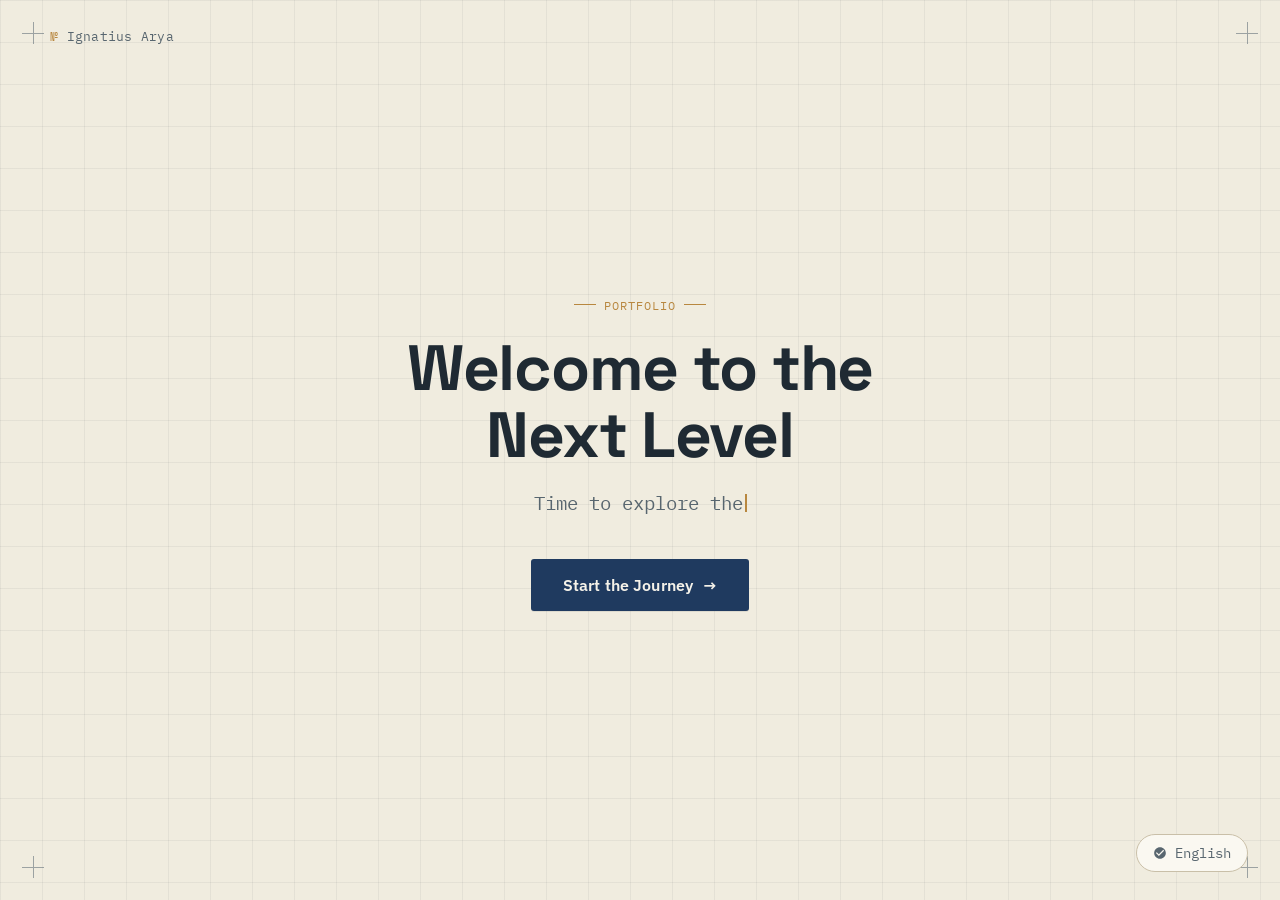
<file: index.html>
<!DOCTYPE html>
<html lang="en">
<head>
<meta charset="UTF-8" />
<meta name="viewport" content="width=device-width, initial-scale=1.0"/>
<title>Ignatius Arya</title>
<link href="https://fonts.googleapis.com/css2?family=Space+Grotesk:wght@500;600;700&family=IBM+Plex+Sans:wght@400;500;600&family=IBM+Plex+Mono:wght@400;500&display=swap" rel="stylesheet">
<style>
  :root{
    --paper: #F0ECDF;
    --ink: #1F2A33;
    --ink-soft: #58666F;
    --line: #C9BFA8;
    --accent: #1F3A5F;
    --brass: #B8873F;
    --font-display: 'Space Grotesk', sans-serif;
    --font-body: 'IBM Plex Sans', sans-serif;
    --font-mono: 'IBM Plex Mono', monospace;
  }
  *{ box-sizing: border-box; }
  html, body{ height: 100%; }
  body{
    margin: 0;
    font-family: var(--font-body);
    background: var(--paper);
    color: var(--ink);
    display: flex;
    align-items: center;
    justify-content: center;
    overflow: hidden;
    position: relative;
    background-image:
      linear-gradient(rgba(31,42,51,0.06) 1px, transparent 1px),
      linear-gradient(90deg, rgba(31,42,51,0.06) 1px, transparent 1px);
    background-size: 42px 42px;
  }

  /* corner registration marks — drafting sheet signature */
  .reg-mark{ position: fixed; width: 22px; height: 22px; z-index: 5; opacity: 0.55; }
  .reg-mark::before, .reg-mark::after{ content: ""; position: absolute; background: var(--ink-soft); }
  .reg-mark::before{ width: 100%; height: 1px; top: 50%; }
  .reg-mark::after{ width: 1px; height: 100%; left: 50%; }
  .reg-tl{ top: 22px; left: 22px; }
  .reg-tr{ top: 22px; right: 22px; }
  .reg-bl{ bottom: 22px; left: 22px; }
  .reg-br{ bottom: 22px; right: 22px; }

  .logo{
    position: fixed;
    top: 28px; left: 50px;
    font-family: var(--font-mono);
    font-size: 0.82rem;
    letter-spacing: 0.02em;
    color: var(--ink-soft);
    z-index: 6;
  }
  .logo::before{ content: "№ "; color: var(--brass); }

  .hero-container{
    max-width: 640px;
    width: 100%;
    padding: 2rem;
    text-align: center;
    position: relative;
    z-index: 4;
  }

  .eyebrow{
    display: inline-flex;
    align-items: center;
    gap: 8px;
    font-family: var(--font-mono);
    font-size: 0.78rem;
    letter-spacing: 0.08em;
    text-transform: uppercase;
    color: var(--brass);
    margin-bottom: 22px;
    opacity: 0;
    animation: rise 0.7s ease forwards 0.1s;
  }
  .eyebrow::before, .eyebrow::after{ content: ""; width: 22px; height: 1px; background: var(--brass); }

  h1{
    font-family: var(--font-display);
    font-size: clamp(2.4rem, 6vw, 4rem);
    font-weight: 700;
    line-height: 1.05;
    letter-spacing: -0.02em;
    margin: 0 0 18px;
    color: var(--ink);
    opacity: 0;
    animation: rise 0.7s ease forwards 0.25s;
  }

  .typewriter-row{
    display: flex;
    align-items: center;
    justify-content: center;
    gap: 2px;
    min-height: 2rem;
    margin: 0 0 40px;
    opacity: 0;
    animation: rise 0.7s ease forwards 0.4s;
  }
  .typewriter{
    font-family: var(--font-mono);
    font-size: clamp(1rem, 2.4vw, 1.2rem);
    color: var(--ink-soft);
  }
  .caret{
    display: inline-block;
    width: 2px;
    height: 1.1em;
    background: var(--brass);
    animation: blink 1s step-end infinite;
  }

  .btn-tour{
    position: relative;
    display: inline-flex;
    align-items: center;
    gap: 10px;
    background: var(--accent);
    color: #F5F2E9;
    border: none;
    padding: 1rem 2rem;
    border-radius: 3px;
    font-family: var(--font-body);
    font-weight: 600;
    font-size: 1rem;
    cursor: pointer;
    text-decoration: none;
    letter-spacing: 0.01em;
    transition: transform 0.25s ease, box-shadow 0.25s ease, background 0.25s ease;
    box-shadow: 0 1px 0 rgba(0,0,0,0.08);
    opacity: 0;
    animation: rise 0.7s ease forwards 0.55s;
  }
  .btn-tour .arrow{ transition: transform 0.25s ease; }
  .btn-tour:hover{
    background: #16304F;
    transform: translateY(-2px);
    box-shadow: 0 10px 24px rgba(31,58,95,0.28);
  }
  .btn-tour:hover .arrow{ transform: translateX(4px); }
  .btn-tour:active{ transform: translateY(0); }
  .btn-tour.is-loading{ pointer-events: none; opacity: 0.85; }

  @keyframes rise{
    from{ opacity: 0; transform: translateY(14px); }
    to{ opacity: 1; transform: translateY(0); }
  }
  @keyframes blink{ 50%{ opacity: 0; } }

  /* ---------- language switcher ---------- */
  .lang-btn{
    position: fixed;
    bottom: 28px; right: 32px;
    background: #FAF8F1;
    border: 1px solid var(--line);
    border-radius: 999px;
    padding: 9px 16px;
    display: flex;
    align-items: center;
    gap: 8px;
    cursor: pointer;
    font-size: 0.85rem;
    font-family: var(--font-mono);
    color: var(--ink-soft);
    z-index: 20;
    transition: border-color 0.2s ease;
  }
  .lang-btn:hover{ border-color: var(--brass); color: var(--ink); }

  .lang-dropdown{
    position: fixed;
    bottom: 76px; right: 32px;
    background: #FAF8F1;
    border: 1px solid var(--line);
    border-radius: 10px;
    box-shadow: 0 16px 36px rgba(31,42,51,0.14);
    padding: 6px;
    min-width: 190px;
    opacity: 0;
    visibility: hidden;
    transform: translateY(8px);
    transition: all 0.2s ease;
    z-index: 21;
  }
  .lang-dropdown.active{ opacity: 1; visibility: visible; transform: translateY(0); }
  .lang-item{
    padding: 10px 12px;
    border-radius: 6px;
    cursor: pointer;
    font-size: 0.88rem;
    font-family: var(--font-body);
    color: var(--ink);
    transition: background 0.15s ease;
  }
  .lang-item:hover, .lang-item:focus-visible{ background: var(--paper); outline: none; }
  .lang-item[data-action="talkback"]{
    border-top: 1px solid var(--line);
    margin-top: 4px;
    padding-top: 12px;
    color: var(--ink-soft);
    font-family: var(--font-mono);
    font-size: 0.78rem;
  }

  .globe-icon{
    width: 14px; height: 14px;
    background: var(--ink-soft);
    mask: url("data:image/svg+xml,%3Csvg xmlns='http://www.w3.org/2000/svg' viewBox='0 0 24 24'%3E%3Cpath d='M12 2C6.48 2 2 6.48 2 12s4.48 10 10 10 10-4.48 10-10S17.52 2 12 2zm-2 15l-5-5 1.41-1.41L10 14.17l7.59-7.59L19 8l-9 9z'/%3E%3C/svg%3E") no-repeat center;
    -webkit-mask: url("data:image/svg+xml,%3Csvg xmlns='http://www.w3.org/2000/svg' viewBox='0 0 24 24'%3E%3Cpath d='M12 2C6.48 2 2 6.48 2 12s4.48 10 10 10 10-4.48 10-10S17.52 2 12 2zm-2 15l-5-5 1.41-1.41L10 14.17l7.59-7.59L19 8l-9 9z'/%3E%3C/svg%3E") no-repeat center;
  }

  /* ---------- transition overlay: a drafting line "draws" across, replacing the rocket ---------- */
  .transition-overlay{
    position: fixed; inset: 0;
    z-index: 9999;
    pointer-events: none;
    opacity: 0;
    transition: opacity 0.3s ease;
  }
  .transition-overlay.active{ opacity: 1; }
  .transition-overlay svg{ width: 100%; height: 100%; }
  .draft-line{
    fill: none;
    stroke: var(--accent);
    stroke-width: 2;
    stroke-dasharray: 2000;
    stroke-dashoffset: 2000;
  }
  .transition-overlay.active .draft-line{
    animation: draw 1.1s ease forwards;
  }
  .draft-dot{
    fill: var(--brass);
    opacity: 0;
  }
  .transition-overlay.active .draft-dot{
    animation: dotIn 0.3s ease forwards 1s;
  }
  .transition-overlay.active .wash{
    animation: wash 0.6s ease forwards 0.9s;
  }
  .wash{
    fill: var(--paper);
    opacity: 0;
  }
  @keyframes draw{ to{ stroke-dashoffset: 0; } }
  @keyframes dotIn{ to{ opacity: 1; } }
  @keyframes wash{ to{ opacity: 1; } }

  /* screen reader only */
  .sr-only{
    position: absolute; width: 1px; height: 1px;
    padding: 0; margin: -1px; overflow: hidden;
    clip: rect(0,0,0,0); white-space: nowrap; border: 0;
  }

  @media (max-width: 640px){
    .reg-mark{ width: 16px; height: 16px; }
    .logo{ left: 24px; top: 20px; font-size: 0.75rem; }
    .lang-btn{ bottom: 20px; right: 20px; padding: 8px 13px; font-size: 0.8rem; }
    .lang-dropdown{ bottom: 64px; right: 20px; min-width: 170px; }
    .hero-container{ padding: 1.5rem; }
  }

  @media (prefers-reduced-motion: reduce){
    *{ animation-duration: 0.01ms !important; transition-duration: 0.01ms !important; }
  }
</style>
</head>
<body>

  <div class="reg-mark reg-tl"></div>
  <div class="reg-mark reg-tr"></div>
  <div class="reg-mark reg-bl"></div>
  <div class="reg-mark reg-br"></div>

  <div class="logo">Ignatius Arya</div>

  <div class="hero-container">
    <div class="eyebrow" id="eyebrow">Portfolio</div>
    <h1>Welcome to the Next Level</h1>
    <div class="typewriter-row">
      <span class="typewriter" id="typewriter"></span>
      <span class="caret" aria-hidden="true"></span>
    </div>
    <a href="profile.html" id="journey-link" class="btn-tour">
      <span id="btn-label">Start the Journey</span>
      <span class="arrow" aria-hidden="true">→</span>
    </a>
  </div>

  <!-- Language Button -->
  <button class="lang-btn" id="lang-btn" aria-haspopup="true" aria-expanded="false">
    <span class="globe-icon"></span>
    <span id="current-lang">English</span>
  </button>

  <div class="lang-dropdown" id="lang-menu" role="menu" aria-hidden="true">
    <div class="lang-item" data-action="lang" data-value="id" role="menuitem" tabindex="0">Bahasa Indonesia</div>
    <div class="lang-item" data-action="lang" data-value="en" role="menuitem" tabindex="0">English</div>
    <div class="lang-item" data-action="talkback" role="menuitem" tabindex="0">Talkback</div>
  </div>

  <!-- Transition overlay: replaces the old rocket with an on-brand "drafting line" wipe -->
  <div class="transition-overlay" id="transition-overlay">
    <svg viewBox="0 0 100 100" preserveAspectRatio="none">
      <rect class="wash" x="0" y="0" width="100" height="100"></rect>
      <path class="draft-line" d="M -5,70 C 25,40 75,90 105,30"></path>
      <circle class="draft-dot" cx="105" cy="30" r="1.6"></circle>
    </svg>
  </div>

  <!-- Hidden screen reader alert -->
  <div id="screen-reader-alert" aria-live="polite" class="sr-only">
    Welcome to Ignatius Arya's portfolio.
  </div>

  <script>
    // === TYPEWRITER ===
    let typewriterTimeouts = [];
    function clearTypewriter() {
      typewriterTimeouts.forEach(id => clearTimeout(id));
      typewriterTimeouts = [];
    }
    function startTypewriter(el, text, speed = 55) {
      clearTypewriter();
      let i = 0;
      el.textContent = '';
      function type() {
        if (i < text.length) {
          el.textContent += text.charAt(i);
          i++;
          typewriterTimeouts.push(setTimeout(type, speed));
        }
      }
      type();
    }

    // === LANGUAGE ===
    function saveLang(lang) { localStorage.setItem('lang', lang); }
    function getLang() { return localStorage.getItem('lang') || 'en'; }
    function applyLang(lang) {
      const current = document.getElementById('current-lang');
      const typewriter = document.getElementById('typewriter');
      const label = document.getElementById('btn-label');
      const eyebrow = document.getElementById('eyebrow');
      if (lang === 'id') {
        current.textContent = 'Bahasa Indonesia';
        eyebrow.textContent = 'Portofolio';
        startTypewriter(typewriter, 'Waktunya menjelajahi ciptaan!', 65);
        label.textContent = 'Mulai Perjalanan';
      } else {
        current.textContent = 'English';
        eyebrow.textContent = 'Portfolio';
        startTypewriter(typewriter, 'Time to explore the creation!', 55);
        label.textContent = 'Start the Journey';
      }
    }
    window.addEventListener('DOMContentLoaded', () => applyLang(getLang()));

    // === LANGUAGE DROPDOWN ===
    const langBtn = document.getElementById('lang-btn');
    const langMenu = document.getElementById('lang-menu');
    langBtn.addEventListener('click', () => {
      const expanded = langBtn.getAttribute('aria-expanded') === 'true';
      langBtn.setAttribute('aria-expanded', !expanded);
      langMenu.classList.toggle('active');
    });
    document.addEventListener('click', (e) => {
      if (!langBtn.contains(e.target) && !langMenu.contains(e.target)) {
        langBtn.setAttribute('aria-expanded', 'false');
        langMenu.classList.remove('active');
      }
    });
    document.querySelectorAll('.lang-item').forEach(item => {
      item.addEventListener('click', () => {
        if (item.dataset.action === 'lang') {
          applyLang(item.dataset.value);
          saveLang(item.dataset.value);
        } else if (item.dataset.action === 'talkback') {
          document.getElementById('screen-reader-alert').textContent = 'Talkback activated.';
          setTimeout(() => document.getElementById('screen-reader-alert').textContent = '', 3000);
        }
        langBtn.setAttribute('aria-expanded', 'false');
        langMenu.classList.remove('active');
      });
      item.addEventListener('keydown', e => {
        if (e.key === 'Enter' || e.key === ' ') item.click();
        if (e.key === 'Escape') {
          langBtn.setAttribute('aria-expanded', 'false');
          langMenu.classList.remove('active');
          langBtn.focus();
        }
      });
    });

    // === TRANSITION + REDIRECT ===
    document.getElementById('journey-link').addEventListener('click', function (e) {
      e.preventDefault();
      const btn = this;
      const overlay = document.getElementById('transition-overlay');
      btn.classList.add('is-loading');
      overlay.classList.add('active');
      setTimeout(() => { window.location.href = 'profile.html'; }, 1150);
    });
  </script>

</body>
</html>
</file>
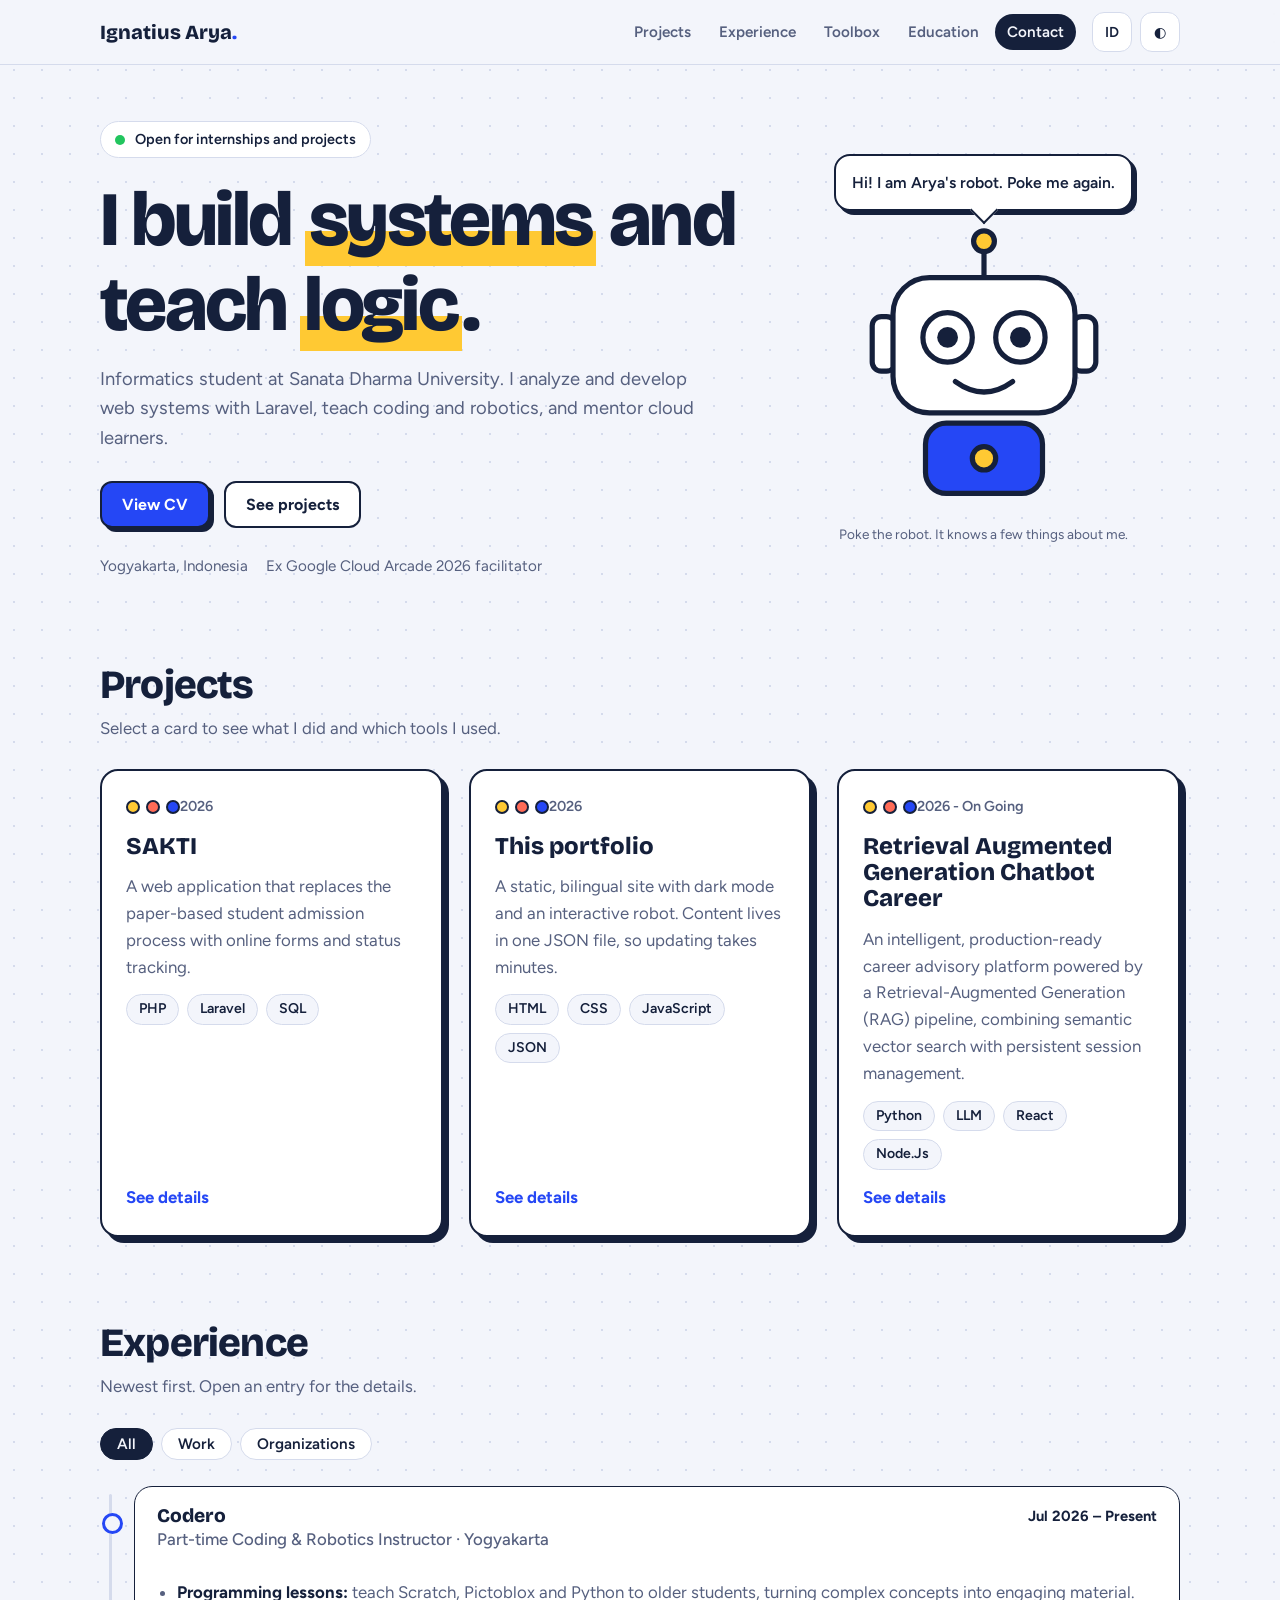
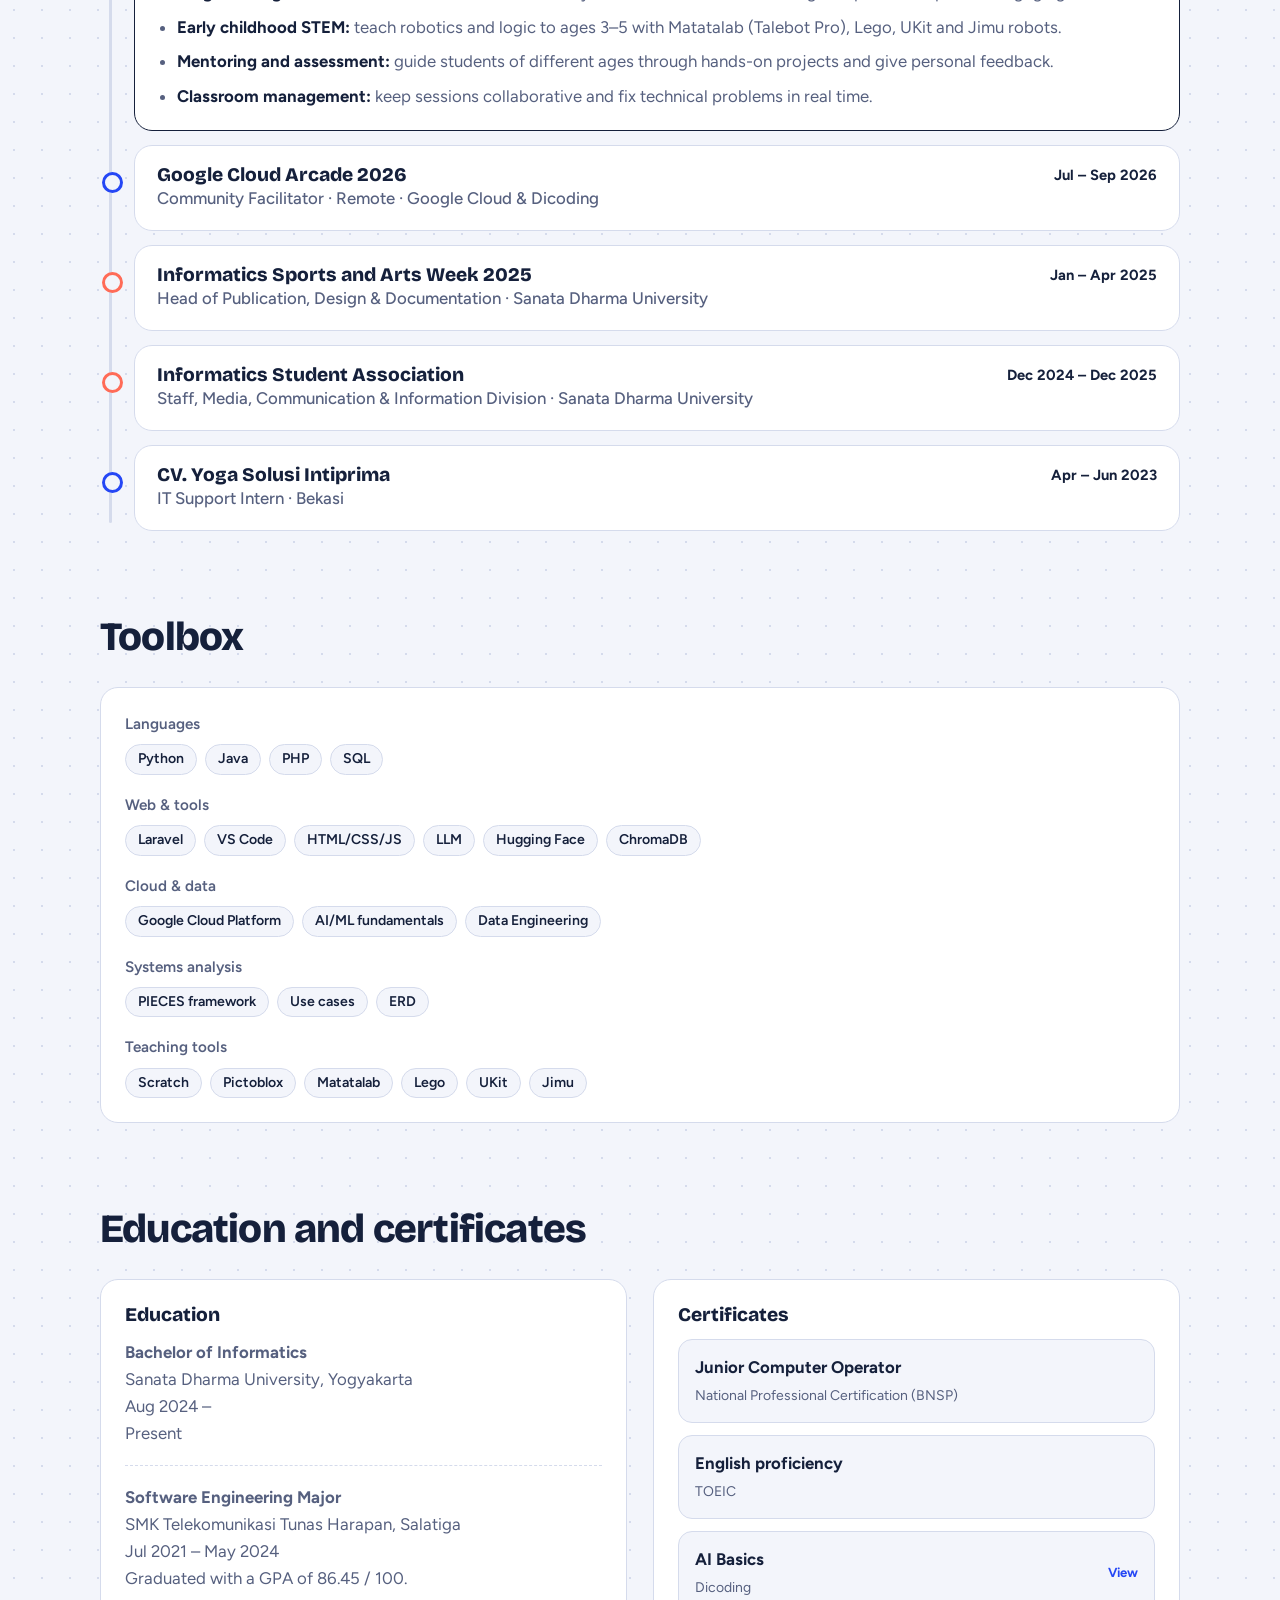
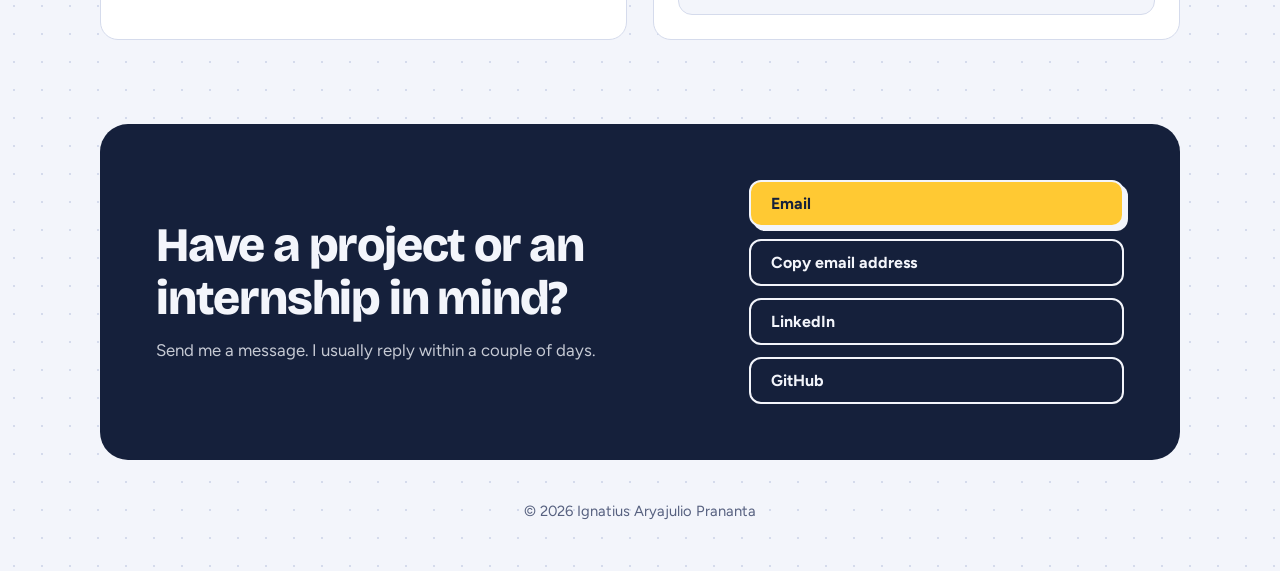
<file: profile.html>
<!DOCTYPE html>
<html lang="en">
<head>
<meta charset="UTF-8">
<meta name="viewport" content="width=device-width, initial-scale=1.0">
<title>Ignatius Aryajulio Prananta – Portfolio</title>
<meta name="description" content="Informatics student, Laravel developer, coding and robotics instructor, and Google Cloud Arcade 2026 facilitator.">
<link rel="preconnect" href="https://fonts.googleapis.com">
<link rel="preconnect" href="https://fonts.gstatic.com" crossorigin>
<link href="https://fonts.googleapis.com/css2?family=Bricolage+Grotesque:opsz,wght@12..96,600;12..96,800&family=Figtree:wght@400;500;600;700&display=swap" rel="stylesheet">
<style>
:root{
  --bg:#f3f5fb; --surface:#ffffff; --ink:#15203b; --muted:#56607f; --line:#d5dbec;
  --accent:#2547f5; --accent-ink:#ffffff; --pop:#ffc933; --coral:#ff6b57;
  --r-card:18px; --r-btn:12px;
  --display:'Bricolage Grotesque','Figtree',system-ui,sans-serif;
  --body:'Figtree',system-ui,-apple-system,'Segoe UI',sans-serif;
}
:root[data-theme="dark"]{
  --bg:#0f1527; --surface:#172038; --ink:#eaeefc; --muted:#9aa5c9; --line:#2b365a;
  --accent:#8aa0ff; --accent-ink:#0f1527;
}
*{box-sizing:border-box}
html{scroll-behavior:smooth;scroll-padding-top:90px}
body{
  margin:0;font-family:var(--body);font-size:1.05rem;line-height:1.6;color:var(--ink);background:var(--bg);
  background-image:radial-gradient(var(--line) 1px,transparent 1px);background-size:28px 28px;
}
body[lang="en"] span[lang="id"], body[lang="id"] span[lang="en"]{display:none}
a{color:inherit}
h1,h2,h3{font-family:var(--display);line-height:1.1;margin:0}
p{margin:0}
ul{margin:0;padding:0}
code{background:var(--bg);border:1px solid var(--line);border-radius:6px;padding:1px 6px;font-size:.9em}
:focus-visible{outline:3px solid var(--accent);outline-offset:3px;border-radius:6px}
.wrap{width:min(1080px,100% - 40px);margin-inline:auto}
section{padding:84px 0 0}
.sec-head{margin-bottom:28px;max-width:60ch}
.sec-head h2{font-size:clamp(1.8rem,4vw,2.5rem);font-weight:800;letter-spacing:-.02em}
.sec-head p{color:var(--muted);margin-top:8px}

/* progress + header */
#progress{position:fixed;inset:0 auto auto 0;height:4px;width:0;background:var(--accent);z-index:60}
header{position:sticky;top:0;z-index:50;background:color-mix(in srgb,var(--bg) 88%,transparent);backdrop-filter:blur(10px);border-bottom:1px solid var(--line)}
.bar{display:flex;align-items:center;gap:16px;padding:12px 0;flex-wrap:wrap}
.logo{font-family:var(--display);font-weight:800;font-size:1.25rem;text-decoration:none;margin-right:auto}
.logo span{color:var(--accent)}
nav ul{display:flex;gap:4px;list-style:none}
nav a{display:block;padding:6px 12px;border-radius:999px;text-decoration:none;font-weight:600;font-size:.95rem;color:var(--muted)}
nav a:hover{color:var(--ink)}
nav a.on{background:var(--ink);color:var(--bg)}
.tools{display:flex;gap:8px}
.icon-btn{border:1.5px solid var(--line);background:var(--surface);color:var(--ink);border-radius:var(--r-btn);height:40px;min-width:40px;padding:0 12px;font:600 .9rem var(--body);cursor:pointer}
.icon-btn:hover{border-color:var(--ink)}
@media (max-width:720px){
  nav{order:3;width:100%;overflow-x:auto}
  nav ul{width:max-content}
}

/* buttons */
.btn{display:inline-flex;align-items:center;gap:8px;padding:12px 20px;border-radius:var(--r-btn);font:700 1rem var(--body);text-decoration:none;cursor:pointer;border:2px solid var(--ink);transition:transform .12s,box-shadow .12s}
.btn.primary{background:var(--accent);color:var(--accent-ink);box-shadow:4px 4px 0 var(--ink)}
.btn.primary:hover{transform:translate(-2px,-2px);box-shadow:6px 6px 0 var(--ink)}
.btn.primary:active{transform:translate(3px,3px);box-shadow:1px 1px 0 var(--ink)}
.btn.ghost{background:var(--surface);color:var(--ink)}
.btn.ghost:hover{background:var(--ink);color:var(--bg)}
.btn.small{padding:7px 14px;font-size:.92rem}

/* hero */
.hero{padding-top:56px}
.hero-grid{display:grid;grid-template-columns:1.25fr .75fr;gap:32px;align-items:center}
.status{display:inline-flex;align-items:center;gap:10px;background:var(--surface);border:1.5px solid var(--line);border-radius:999px;padding:6px 14px;font-weight:600;font-size:.9rem}
.dot{width:10px;height:10px;border-radius:50%;background:#22c55e;box-shadow:0 0 0 0 rgba(34,197,94,.6);animation:ping 2s infinite}
@keyframes ping{70%{box-shadow:0 0 0 9px rgba(34,197,94,0)}100%{box-shadow:0 0 0 0 rgba(34,197,94,0)}}
.hero h1{font-size:clamp(2.6rem,7vw,4.8rem);font-weight:800;letter-spacing:-.035em;margin:20px 0 18px}
.hero h1 mark{background:linear-gradient(transparent 62%,var(--pop) 62%);color:inherit;padding:0 .06em}
.hero p.lead{font-size:1.15rem;color:var(--muted);max-width:52ch}
.hero-actions{display:flex;flex-wrap:wrap;gap:14px;margin-top:28px}
.hero-meta{display:flex;flex-wrap:wrap;gap:8px 18px;margin-top:26px;color:var(--muted);font-size:.95rem}

/* robot */
.robot-wrap{display:flex;flex-direction:column;align-items:center;gap:12px}
.bubble{position:relative;background:var(--surface);border:2px solid var(--ink);border-radius:16px;padding:12px 16px;font-weight:600;font-size:.98rem;text-align:center;min-height:3.6em;display:flex;align-items:center;max-width:300px;box-shadow:4px 4px 0 var(--ink)}
.bubble::after{content:"";position:absolute;left:50%;bottom:-11px;width:18px;height:18px;background:var(--surface);border-right:2px solid var(--ink);border-bottom:2px solid var(--ink);transform:translateX(-50%) rotate(45deg)}
.robot{background:none;border:0;padding:0;cursor:pointer;width:min(260px,70vw)}
.robot svg{width:100%;height:auto;overflow:visible}
.robot .stroke{stroke:var(--ink);stroke-width:4;stroke-linejoin:round;stroke-linecap:round}
.robot .head,.robot .ear{fill:var(--surface)}
.robot .body{fill:var(--accent)}
.robot .sclera{fill:#fff}
.robot .pupil{fill:#15203b;transition:transform .08s linear}
.robot .bulb{fill:var(--pop);animation:blink 2.4s infinite}
@keyframes blink{50%{fill:var(--coral)}}
.robot.hop{animation:hop .45s}
@keyframes hop{30%{transform:translateY(-16px) rotate(-3deg)}60%{transform:translateY(0) rotate(2deg)}}
.hint{font-size:.85rem;color:var(--muted)}
@media (max-width:820px){.hero-grid{grid-template-columns:1fr}.robot-wrap{order:-1}}

/* hero load sequence */
.in{opacity:0;transform:translateY(14px);animation:rise .6s cubic-bezier(.2,.7,.2,1) forwards}
@keyframes rise{to{opacity:1;transform:none}}

/* projects */
.projects{display:grid;grid-template-columns:repeat(auto-fill,minmax(310px,1fr));gap:26px}
.proj{display:flex;flex-direction:column;gap:14px;text-align:left;background:var(--surface);color:var(--ink);border:2px solid var(--ink);border-radius:var(--r-card);padding:24px;box-shadow:6px 6px 0 var(--ink);cursor:pointer;font:inherit;transition:transform .14s,box-shadow .14s}
.proj:hover{transform:translate(-3px,-3px);box-shadow:9px 9px 0 var(--ink)}
.proj:active{transform:translate(3px,3px);box-shadow:2px 2px 0 var(--ink)}
.proj-top{display:flex;justify-content:space-between;align-items:center;color:var(--muted);font-weight:600;font-size:.9rem}
.studs{display:flex;gap:6px}
.studs i{width:14px;height:14px;border-radius:50%;background:var(--pop);border:2px solid var(--ink)}
.studs i:nth-child(2){background:var(--coral)}
.studs i:nth-child(3){background:var(--accent)}
.proj h3{font-size:1.5rem;font-weight:800}
.proj p{color:var(--muted)}
.chips{display:flex;flex-wrap:wrap;gap:8px}
.chip{background:var(--bg);border:1.5px solid var(--line);border-radius:999px;padding:3px 12px;font-size:.88rem;font-weight:600}
.more{margin-top:auto;font-weight:700;color:var(--accent)}

/* timeline */
.filters{display:flex;gap:8px;margin-bottom:26px}
.fbtn{border:1.5px solid var(--line);background:var(--surface);color:var(--ink);border-radius:999px;padding:6px 16px;font:600 .95rem var(--body);cursor:pointer}
.fbtn[aria-pressed="true"]{background:var(--ink);color:var(--bg);border-color:var(--ink)}
.timeline{position:relative;display:flex;flex-direction:column;gap:14px;padding-left:34px}
.timeline::before{content:"";position:absolute;left:9px;top:8px;bottom:8px;width:3px;background:var(--line);border-radius:3px}
.tl{position:relative;background:var(--surface);border:1.5px solid var(--line);border-radius:var(--r-card)}
.tl::before{content:"";position:absolute;left:-33px;top:26px;width:15px;height:15px;border-radius:50%;background:var(--bg);border:3px solid var(--accent)}
.tl[data-kind="org"]::before{border-color:var(--coral)}
.tl[open]{border-color:var(--ink)}
.tl summary{list-style:none;cursor:pointer;display:grid;grid-template-columns:1fr auto;gap:4px 16px;padding:18px 22px}
.tl summary::-webkit-details-marker{display:none}
.tl h3{font-size:1.2rem;font-weight:800}
.tl .role{color:var(--muted);font-weight:500}
.tl .date{font-weight:700;font-size:.92rem;text-align:right;white-space:nowrap}
.tl .date small{display:block;color:var(--muted);font-weight:500}
.tl ul{padding:0 22px 20px 42px;color:var(--muted)}
.tl li{margin-top:8px}
.tl li b{color:var(--ink)}
.tl .proof{padding:0 22px 20px}
@media (max-width:560px){.tl summary{grid-template-columns:1fr}.tl .date{text-align:left}}

/* toolbox / education */
.two{display:grid;grid-template-columns:1fr 1fr;gap:26px}
@media (max-width:820px){.two{grid-template-columns:1fr}}
.panel{background:var(--surface);border:1.5px solid var(--line);border-radius:var(--r-card);padding:24px}
.panel h3{font-size:1.2rem;font-weight:800;margin-bottom:14px}
.tool-group+.tool-group{margin-top:18px}
.tool-group h4{margin:0 0 8px;font-size:.95rem;color:var(--muted);font-weight:600}
.edu+.edu{margin-top:18px;padding-top:18px;border-top:1.5px dashed var(--line)}
.edu b{font-size:1.05rem}
.edu span{display:block;color:var(--muted)}
.edu .btn{margin-top:10px}
.certs{display:grid;gap:12px;margin-top:6px}
.cert{display:flex;justify-content:space-between;gap:14px;align-items:center;text-align:left;width:100%;background:var(--bg);border:1.5px solid var(--line);border-radius:14px;padding:14px 16px;font:inherit;color:inherit}
button.cert{cursor:pointer}
button.cert:hover{border-color:var(--ink)}
.cert b{display:block}
.cert small{color:var(--muted)}
.tag{font-size:.82rem;font-weight:700;color:var(--accent);white-space:nowrap}

/* contact */
.contact{background:var(--ink);color:var(--bg);border-radius:28px;padding:clamp(28px,6vw,56px);display:grid;grid-template-columns:1.2fr .8fr;gap:30px;align-items:center}
.contact h2{font-size:clamp(1.9rem,4.5vw,3rem);font-weight:800;letter-spacing:-.025em}
.contact p{margin-top:12px;opacity:.8;max-width:46ch}
.contact-links{display:flex;flex-direction:column;gap:12px}
.contact .btn{border-color:var(--bg);justify-content:space-between}
.contact .btn.ghost{background:transparent;color:var(--bg)}
.contact .btn.ghost:hover{background:var(--bg);color:var(--ink)}
.contact .btn.primary{background:var(--pop);color:#15203b;box-shadow:4px 4px 0 var(--bg)}
@media (max-width:820px){.contact{grid-template-columns:1fr}}
footer{padding:40px 0 48px;color:var(--muted);font-size:.92rem;text-align:center}

/* dialog */
dialog{border:2px solid var(--ink);border-radius:var(--r-card);background:var(--surface);color:var(--ink);padding:0;width:min(640px,calc(100% - 32px));max-height:90vh;box-shadow:8px 8px 0 var(--ink)}
dialog.wide{width:min(920px,calc(100% - 32px))}
dialog::backdrop{background:rgba(10,14,28,.6);backdrop-filter:blur(4px)}
.dlg-body{padding:28px;overflow:auto;max-height:90vh}
.dlg-close{position:absolute;top:14px;right:14px}
.dlg-body h3{font-size:1.7rem;font-weight:800;padding-right:44px}
.dlg-sub{color:var(--muted);margin:6px 0 16px;font-weight:600}
.dlg-body ul{padding-left:20px;margin:16px 0}
.dlg-body li{margin-top:10px}
.dlg-body img{width:100%;height:auto;border-radius:12px;border:1.5px solid var(--line);margin-top:14px}
.dlg-body iframe{display:block;width:100%;height:68vh;border:1.5px solid var(--line);border-radius:12px;margin-top:14px;background:#fff}
.dlg-links{display:flex;flex-wrap:wrap;gap:12px;margin-top:18px}
.dlg-note{color:var(--muted);font-size:.9rem;margin-top:10px}

.load-error{background:var(--surface);border:2px solid var(--coral);border-radius:var(--r-card);padding:20px;margin:30px auto}

@media (prefers-reduced-motion:reduce){
  html{scroll-behavior:auto}
  *,*::before,*::after{animation:none!important;transition:none!important}
  .in{opacity:1;transform:none}
}
</style>
</head>
<body lang="en">
<div id="progress" aria-hidden="true"></div>

<header>
  <div class="wrap bar">
    <a href="#home" class="logo">Ignatius Arya<span>.</span></a>
    <nav aria-label="Main">
      <ul id="nav">
        <li><a href="#projects"><span lang="en">Projects</span><span lang="id">Proyek</span></a></li>
        <li><a href="#experience"><span lang="en">Experience</span><span lang="id">Pengalaman</span></a></li>
        <li><a href="#toolbox"><span lang="en">Toolbox</span><span lang="id">Keahlian</span></a></li>
        <li><a href="#education"><span lang="en">Education</span><span lang="id">Pendidikan</span></a></li>
        <li><a href="#contact"><span lang="en">Contact</span><span lang="id">Kontak</span></a></li>
      </ul>
    </nav>
    <div class="tools">
      <button class="icon-btn" id="langBtn" aria-label="Switch language"><span lang="en">ID</span><span lang="id">EN</span></button>
      <button class="icon-btn" id="themeBtn" aria-label="Toggle dark mode">◐</button>
    </div>
  </div>
</header>

<main id="home">
  <div class="wrap hero">
    <div class="hero-grid">
      <div>
        <div class="status in" style="animation-delay:.05s"><span class="dot"></span>
          <span lang="en">Open for internships and projects</span><span lang="id">Terbuka untuk magang dan proyek</span></div>
        <h1 class="in" style="animation-delay:.15s">
          <span lang="en">I build <mark>systems</mark> and teach <mark>logic</mark>.</span>
          <span lang="id">Aku membangun <mark>sistem</mark> dan mengajar <mark>logika</mark>.</span>
        </h1>
        <p class="lead in" style="animation-delay:.25s">
          <span lang="en">Informatics student at Sanata Dharma University. I analyze and develop web systems with Laravel, teach coding and robotics, and mentor cloud learners.</span>
          <span lang="id">Mahasiswa Informatika Universitas Sanata Dharma. Aku menganalisis dan mengembangkan sistem web dengan Laravel, mengajar coding dan robotika, serta mantan pembimbing pelajar cloud.</span>
        </p>
        <div class="hero-actions in" style="animation-delay:.35s">
          <button class="btn primary" id="cvBtn" type="button"><span lang="en">View CV</span><span lang="id">Lihat CV</span></button>
          <a class="btn ghost" href="#projects"><span lang="en">See projects</span><span lang="id">Lihat proyek</span></a>
        </div>
        <div class="hero-meta in" style="animation-delay:.45s">
          <span>Yogyakarta, Indonesia</span>
          <span><span lang="en">Ex Google Cloud Arcade 2026 facilitator</span><span lang="id">Mantan Fasilitator Google Cloud Arcade 2026</span></span>
        </div>
      </div>

      <div class="robot-wrap in" style="animation-delay:.5s">
        <div class="bubble" id="bubble" role="status" aria-live="polite"></div>
        <button class="robot" id="robot" aria-label="Poke the robot to learn something about me">
          <svg viewBox="0 0 200 220" aria-hidden="true">
            <line class="stroke" x1="100" y1="42" x2="100" y2="20" fill="none"/>
            <circle class="stroke bulb" cx="100" cy="14" r="8"/>
            <rect class="stroke ear" x="14" y="72" width="18" height="42" rx="7"/>
            <rect class="stroke ear" x="168" y="72" width="18" height="42" rx="7"/>
            <rect class="stroke head" x="30" y="42" width="140" height="104" rx="28"/>
            <circle class="stroke sclera" cx="72" cy="88" r="19"/>
            <circle class="stroke sclera" cx="128" cy="88" r="19"/>
            <circle class="pupil" id="pupilL" cx="72" cy="88" r="8"/>
            <circle class="pupil" id="pupilR" cx="128" cy="88" r="8"/>
            <path class="stroke" id="mouth" d="M78 122 Q100 138 122 122" fill="none"/>
            <rect class="stroke body" x="55" y="154" width="90" height="54" rx="16"/>
            <circle class="stroke" cx="100" cy="181" r="9" fill="#ffc933"/>
          </svg>
        </button>
        <span class="hint"><span lang="en">Poke the robot. It knows a few things about me.</span><span lang="id">Colek robotnya. Dia tahu beberapa hal tentangku.</span></span>
      </div>
    </div>
  </div>

  <section id="projects"><div class="wrap">
    <div class="sec-head">
      <h2><span lang="en">Projects</span><span lang="id">Proyek</span></h2>
      <p><span lang="en">Select a card to see what I did and which tools I used.</span><span lang="id">Pilih kartu untuk melihat apa yang kukerjakan dan tools yang dipakai.</span></p>
    </div>
    <div class="projects" id="projectList"></div>
  </div></section>

  <section id="experience"><div class="wrap">
    <div class="sec-head">
      <h2><span lang="en">Experience</span><span lang="id">Pengalaman</span></h2>
      <p><span lang="en">Newest first. Open an entry for the details.</span><span lang="id">Terbaru di atas. Buka satu entri untuk detailnya.</span></p>
    </div>
    <div class="filters" id="filters">
      <button class="fbtn" data-f="all" aria-pressed="true"><span lang="en">All</span><span lang="id">Semua</span></button>
      <button class="fbtn" data-f="work" aria-pressed="false"><span lang="en">Work</span><span lang="id">Kerja</span></button>
      <button class="fbtn" data-f="org" aria-pressed="false"><span lang="en">Organizations</span><span lang="id">Organisasi</span></button>
    </div>
    <div class="timeline" id="timeline"></div>
  </div></section>

  <section id="toolbox"><div class="wrap">
    <div class="sec-head">
      <h2><span lang="en">Toolbox</span><span lang="id">Keahlian</span></h2>
    </div>
    <div class="panel" id="toolboxPanel"></div>
  </div></section>

  <section id="education"><div class="wrap">
    <div class="sec-head">
      <h2><span lang="en">Education and certificates</span><span lang="id">Pendidikan dan sertifikat</span></h2>
    </div>
    <div class="two">
      <div class="panel" id="eduPanel"></div>
      <div class="panel"><h3><span lang="en">Certificates</span><span lang="id">Sertifikat</span></h3><div class="certs" id="certList"></div></div>
    </div>
  </div></section>

  <section id="contact"><div class="wrap">
    <div class="contact">
      <div>
        <h2><span lang="en">Have a project or an internship in mind?</span><span lang="id">Punya proyek atau lowongan magang?</span></h2>
        <p><span lang="en">Send me a message. I usually reply within a couple of days.</span><span lang="id">Kirim pesan saja. Biasanya kubalas dalam beberapa hari.</span></p>
      </div>
      <div class="contact-links">
        <a class="btn primary" id="emailLink" href="#">Email</a>
        <button class="btn ghost" id="copyBtn" type="button"><span id="copyLabel"><span lang="en">Copy email address</span><span lang="id">Salin alamat email</span></span></button>
        <a class="btn ghost" href="https://www.linkedin.com/in/ignatiusaryajulioprananta" target="_blank" rel="noopener">LinkedIn</a>
        <a class="btn ghost" href="https://github.com/ignasiusar" target="_blank" rel="noopener">GitHub</a>
      </div>
    </div>
  </div></section>
</main>

<footer><div class="wrap">© 2026 Ignatius Aryajulio Prananta</div></footer>

<dialog id="dlg"><div class="dlg-body" id="dlgBody"></div>
  <button class="icon-btn dlg-close" id="dlgClose" aria-label="Close">✕</button>
</dialog>

<script>
/* ============================================================
   Content lives in content.json. This file is only the engine.
   ============================================================ */
let DATA = { profile: {}, projects: [], experience: [], toolbox: [], education: [], certs: [], facts: [{ en: 'Hi!', id: 'Hai!' }] };

const $ = (s, r = document) => r.querySelector(s);
const L = o => typeof o === 'string' ? o : `<span lang="en">${o.en}</span><span lang="id">${o.id}</span>`;
const PT = p => ((p.head && (p.head.en || p.head.id)) ? `<b>${L(p.head)}:</b> ` : '') + L(p.text);
const body = document.body, root = document.documentElement;
const store = {
  get(k){ try { return localStorage.getItem(k); } catch { return null; } },
  set(k,v){ try { localStorage.setItem(k,v); } catch {} }
};
const curLang = () => body.getAttribute('lang');
const T = { view: { en: 'View proof', id: 'Lihat bukti' }, open: { en: 'Open in new tab', id: 'Buka di tab baru' }, dl: { en: 'Download', id: 'Unduh' }, pdfNote: { en: 'If the PDF does not show on your phone, use the buttons above.', id: 'Kalau PDF tidak tampil di HP, pakai tombol di atas.' } };

/* ---------- language + theme ---------- */
function setLang(l){ body.setAttribute('lang', l); root.setAttribute('lang', l); store.set('lang', l); showFact(true); }
function setTheme(t){ root.setAttribute('data-theme', t); store.set('theme', t); }
setTheme(store.get('theme') || (matchMedia('(prefers-color-scheme: dark)').matches ? 'dark' : 'light'));
$('#langBtn').onclick = () => setLang(curLang() === 'en' ? 'id' : 'en');
$('#themeBtn').onclick = () => setTheme(root.getAttribute('data-theme') === 'dark' ? 'light' : 'dark');

/* ---------- dialog + universal file viewer ---------- */
const dlg = $('#dlg'), dlgBody = $('#dlgBody');
function openDlg(html, wide){ dlgBody.innerHTML = html; dlg.classList.toggle('wide', !!wide); dlg.showModal(); }
$('#dlgClose').onclick = () => dlg.close();
dlg.addEventListener('click', e => { if (e.target === dlg) dlg.close(); });
dlg.addEventListener('close', () => { dlgBody.innerHTML = ''; });

const isPdf = src => src.split('?')[0].toLowerCase().endsWith('.pdf');
const esc = s => encodeURI(String(s).replace(/^\/+/, ''));

function fileView(src){
  const u = esc(src);
  const viewer = isPdf(src)
    ? `<iframe src="${u}" title="PDF"></iframe>`
    : `<img src="${u}" alt="">`;
  return viewer + `
    <div class="dlg-links">
      <a class="btn ghost small" href="${u}" target="_blank" rel="noopener">${L(T.open)}</a>
      <a class="btn ghost small" href="${u}" download>${L(T.dl)}</a>
    </div>` + (isPdf(src) ? `<p class="dlg-note">${L(T.pdfNote)}</p>` : '');
}
function openFile(title, sub, src){
  openDlg(`<h3>${L(title)}</h3>${sub ? `<div class="dlg-sub">${L(sub)}</div>` : ''}${fileView(src)}`, true);
}
const proofBtn = (kind, i) => `<button class="btn ghost small" type="button" data-proof="${kind}:${i}">${L(T.view)}</button>`;

/* ---------- renderers (each isolated so one error doesn't break the rest) ---------- */
function safe(fn){ try { fn(); } catch (err) { console.error(fn.name, err); } }

function renderProjects(){
  $('#projectList').innerHTML = DATA.projects.map((p, i) => `
    <button class="proj" data-i="${i}" type="button">
      <div class="proj-top"><div class="studs"><i></i><i></i><i></i></div><span>${p.year || ''}</span></div>
      <h3>${L(p.title)}</h3>
      <p>${L(p.summary)}</p>
      <div class="chips">${(p.stack || []).map(s => `<span class="chip">${s}</span>`).join('')}</div>
      <span class="more">${L({ en: 'See details', id: 'Lihat detail' })}</span>
    </button>`).join('');
}
function renderExperience(){
  $('#timeline').innerHTML = DATA.experience.map((e, i) => `
    <details class="tl" data-kind="${e.kind}" ${e.open ? 'open' : ''}>
      <summary>
        <div><h3>${e.org}</h3><div class="role">${L(e.role)} · ${e.place}</div></div>
        <div class="date">${L(e.date)}</div>
      </summary>
      <ul>${e.points.map(p => `<li>${PT(p)}</li>`).join('')}</ul>
      ${e.file ? `<div class="proof">${proofBtn('exp', i)}</div>` : ''}
    </details>`).join('');
}
function renderToolbox(){
  $('#toolboxPanel').innerHTML = DATA.toolbox.map(g => `
    <div class="tool-group"><h4>${L(g.name)}</h4><div class="chips">${g.items.map(i => `<span class="chip">${i}</span>`).join('')}</div></div>`).join('');
}
function renderEducation(){
  $('#eduPanel').innerHTML = `<h3>${L({ en: 'Education', id: 'Pendidikan' })}</h3>` + DATA.education.map((e, i) => `
    <div class="edu"><b>${L(e.degree)}</b><span>${e.school}</span>
    <span>${e.date}${e.now ? L({ en: 'Present', id: 'Sekarang' }) : ''}</span>
    ${(e.note && (e.note.en || e.note.id)) ? `<span>${L(e.note)}</span>` : ''}
    ${e.file ? proofBtn('edu', i) : ''}</div>`).join('');
}
function renderCerts(){
  $('#certList').innerHTML = DATA.certs.map((c, i) => c.file
    ? `<button class="cert" data-proof="cert:${i}" type="button"><div><b>${L(c.title)}</b><small>${L(c.sub)}</small></div><span class="tag">${L({ en: 'View', id: 'Lihat' })}</span></button>`
    : `<div class="cert"><div><b>${L(c.title)}</b><small>${L(c.sub)}</small></div></div>`).join('');
}
function renderContact(){
  const em = DATA.profile.email || '';
  $('#emailLink').href = 'mailto:' + em;
}

/* ---------- interactions ---------- */
$('#projectList').addEventListener('click', e => {
  const card = e.target.closest('.proj'); if (!card) return;
  const p = DATA.projects[card.dataset.i];
  openDlg(`
    <h3>${L(p.title)}</h3>
    <div class="dlg-sub">${(p.full && (p.full.en || p.full.id)) ? L(p.full) + ' · ' : ''}${L(p.role)} · ${p.year || ''}</div>
    <div class="chips">${(p.stack || []).map(s => `<span class="chip">${s}</span>`).join('')}</div>
    <ul>${p.points.map(x => `<li>${PT(x)}</li>`).join('')}</ul>
    ${(p.links && p.links.length) || p.file ? `<div class="dlg-links">
      ${(p.links || []).map(l => `<a class="btn ghost" href="${l.url}" target="_blank" rel="noopener">${L(l.label)}</a>`).join('')}
      ${p.file ? `<button class="btn ghost" type="button" data-proof="proj:${card.dataset.i}">${L(T.view)}</button>` : ''}
    </div>` : ''}`);
});

/* one handler for every "view proof" button anywhere on the page or inside the dialog */
document.addEventListener('click', e => {
  const b = e.target.closest('[data-proof]'); if (!b) return;
  const [kind, i] = b.dataset.proof.split(':');
  const map = { cert: [DATA.certs, 'title', 'sub'], exp: [DATA.experience, 'org', 'role'], edu: [DATA.education, 'degree', 'school'], proj: [DATA.projects, 'title', 'role'] };
  const [list, tk, sk] = map[kind]; const item = list[i];
  openFile(item[tk], item[sk], item.file);
});
$('#cvBtn').addEventListener('click', () => {
  if (DATA.profile.cv) openFile({ en: 'Curriculum Vitae', id: 'Curriculum Vitae' }, null, DATA.profile.cv);
});

$('#filters').addEventListener('click', e => {
  const b = e.target.closest('.fbtn'); if (!b) return;
  document.querySelectorAll('.fbtn').forEach(x => x.setAttribute('aria-pressed', x === b));
  document.querySelectorAll('.tl').forEach(t => { t.hidden = b.dataset.f !== 'all' && t.dataset.kind !== b.dataset.f; });
});

/* robot */
const robot = $('#robot'), bubble = $('#bubble'), mouth = $('#mouth'), pL = $('#pupilL'), pR = $('#pupilR');
let fi = 0;
function showFact(keep){
  const f = DATA.facts;
  if (!f.length) return;
  if (!keep) fi = (fi + 1) % f.length;
  bubble.textContent = f[fi][curLang()];
}
robot.addEventListener('click', () => {
  showFact();
  mouth.setAttribute('d', 'M74 118 Q100 148 126 118');
  setTimeout(() => mouth.setAttribute('d', 'M78 122 Q100 138 122 122'), 900);
  robot.classList.remove('hop'); void robot.offsetWidth; robot.classList.add('hop');
});
const reduce = matchMedia('(prefers-reduced-motion: reduce)').matches;
addEventListener('pointermove', e => {
  if (reduce) return;
  const r = robot.getBoundingClientRect();
  const dx = e.clientX - (r.left + r.width / 2), dy = e.clientY - (r.top + r.height * .4);
  const d = Math.hypot(dx, dy) || 1, k = Math.min(1, d / 160) * 7;
  const t = `translate(${(dx / d * k).toFixed(1)}px, ${(dy / d * k).toFixed(1)}px)`;
  pL.style.transform = t; pR.style.transform = t;
});

/* copy email */
$('#copyBtn').onclick = async () => {
  const label = $('#copyLabel'), old = label.innerHTML, em = DATA.profile.email || '';
  try { await navigator.clipboard.writeText(em); label.innerHTML = L({ en: 'Copied!', id: 'Tersalin!' }); }
  catch { label.innerHTML = em; }
  setTimeout(() => label.innerHTML = old, 1800);
};

/* scroll progress + active nav */
const prog = $('#progress');
addEventListener('scroll', () => {
  const h = root.scrollHeight - innerHeight;
  prog.style.width = (h > 0 ? scrollY / h * 100 : 0) + '%';
}, { passive: true });
const links = [...document.querySelectorAll('#nav a')];
const io = new IntersectionObserver(es => es.forEach(en => {
  if (en.isIntersecting) links.forEach(a => a.classList.toggle('on', a.getAttribute('href') === '#' + en.target.id));
}), { rootMargin: '-45% 0px -50% 0px' });
document.querySelectorAll('main section').forEach(s => io.observe(s));

/* ---------- init: load content.json, then render ---------- */
async function init(){
  try {
    const res = await fetch('content.json', { cache: 'no-cache' });
    if (!res.ok) throw new Error('HTTP ' + res.status);
    DATA = Object.assign(DATA, await res.json());
  } catch (err) {
    console.error(err);
    $('#projects .wrap').insertAdjacentHTML('afterbegin',
      `<div class="load-error"><b>content.json gagal dimuat.</b><br>Ada kesalahan.. Mohon Tunggu</div>`);
  }
  [renderProjects, renderExperience, renderToolbox, renderEducation, renderCerts, renderContact].forEach(safe);
  const saved = store.get('lang') || ((navigator.language || 'en').toLowerCase().startsWith('id') ? 'id' : 'en');
  fi = 0; setLang(saved);
}
init();
</script>
</body>
</html>
</file>
